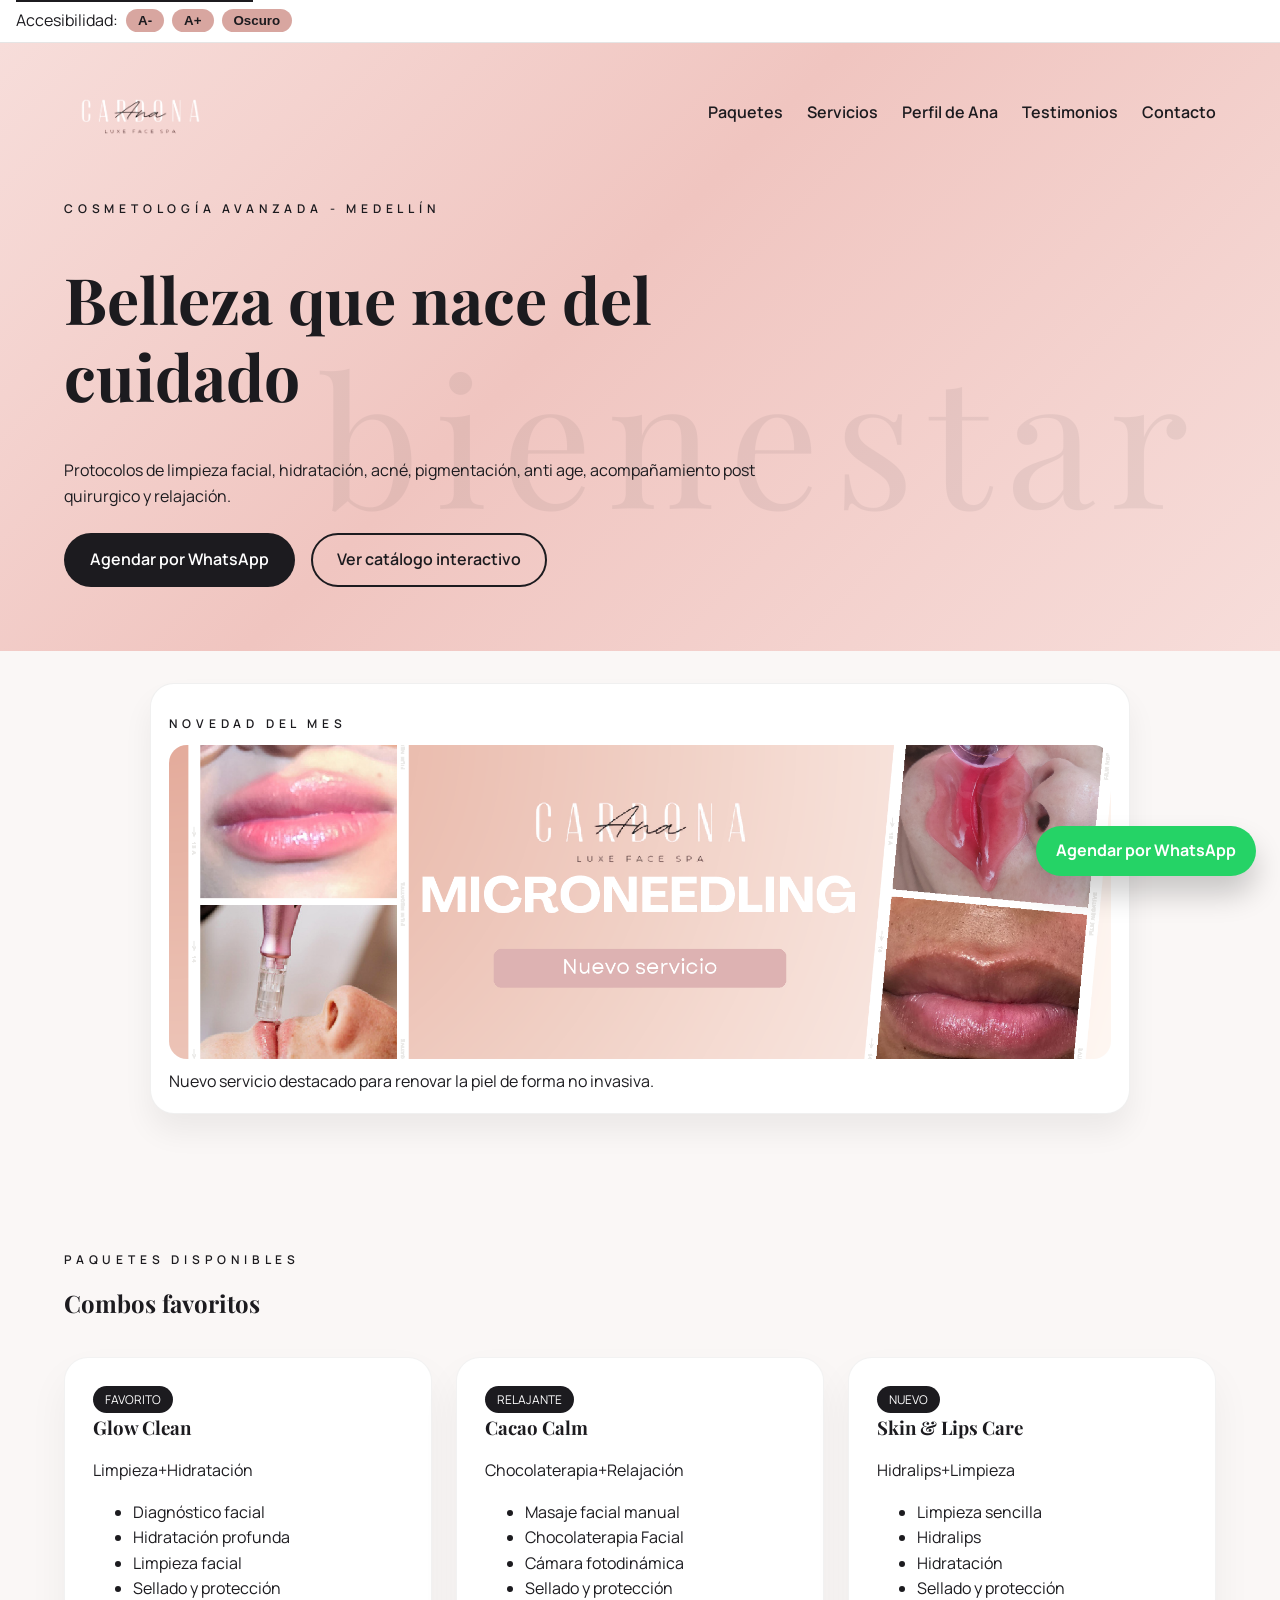
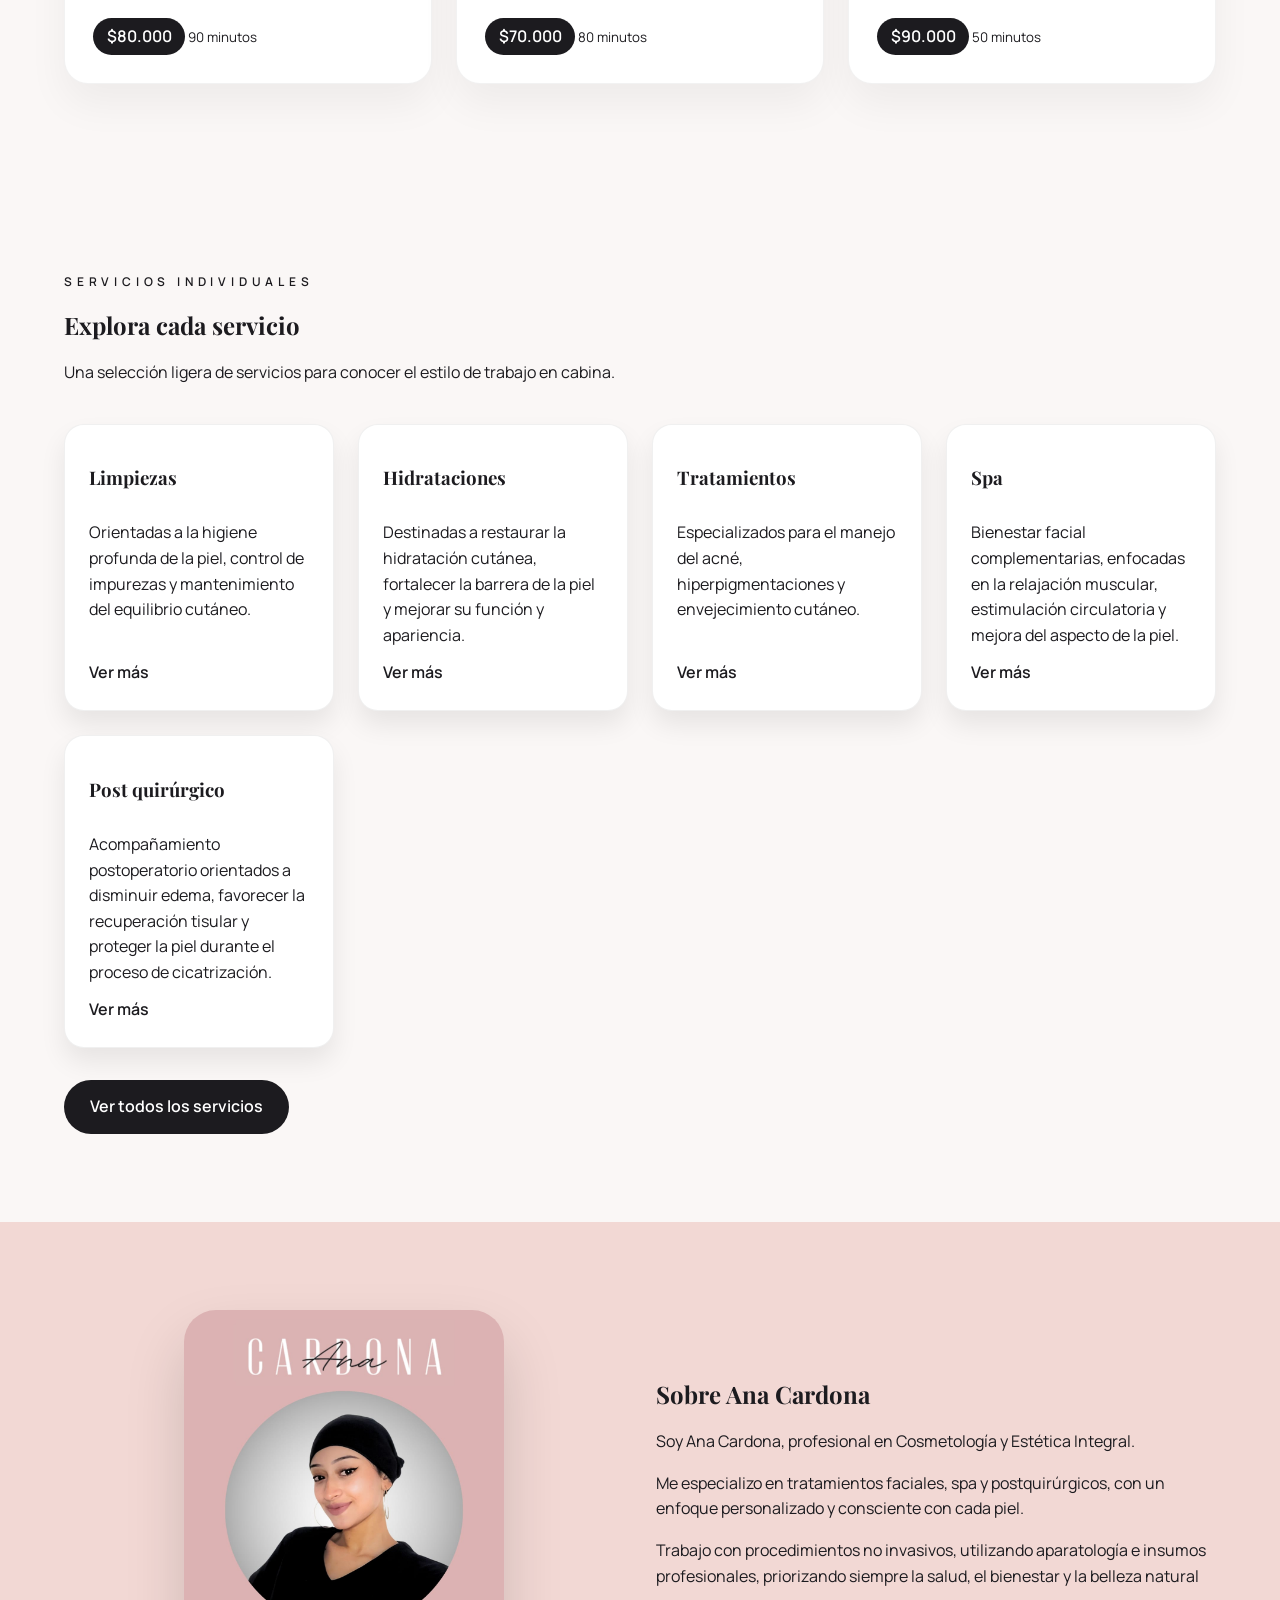
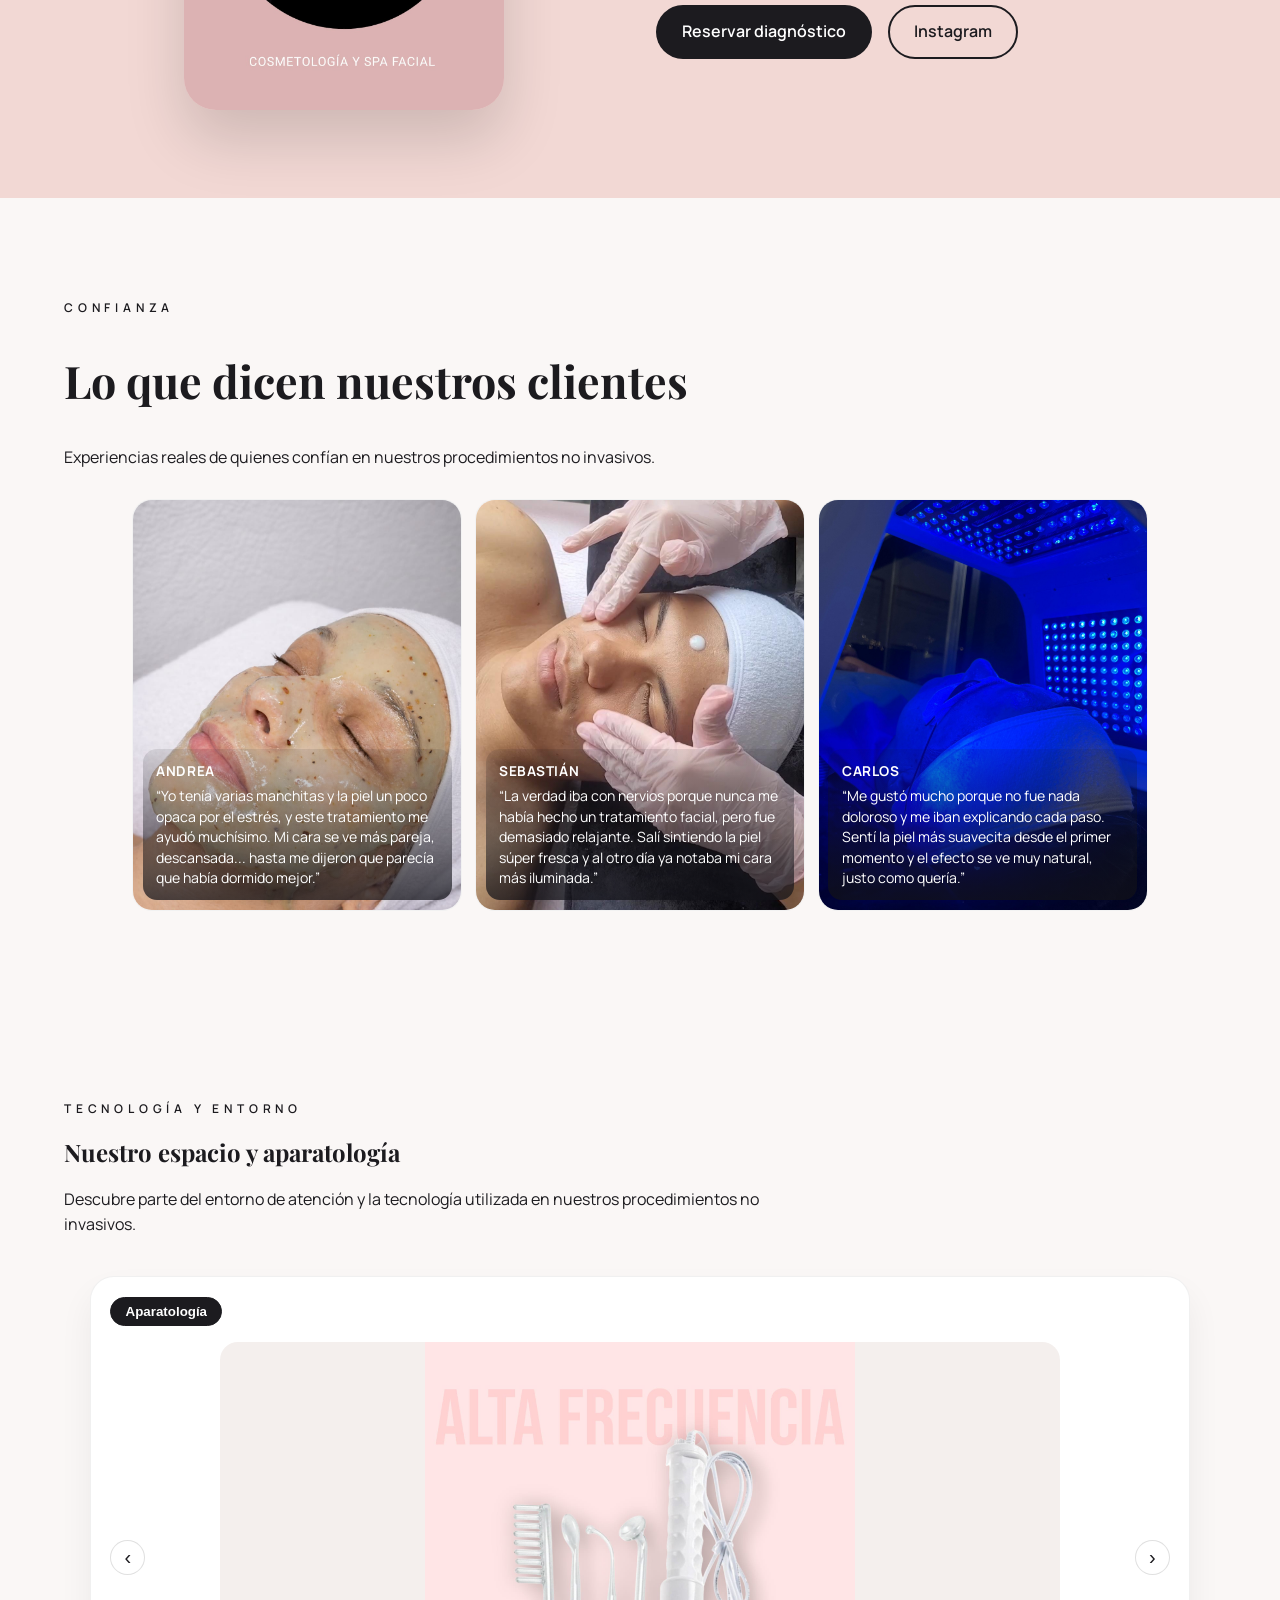
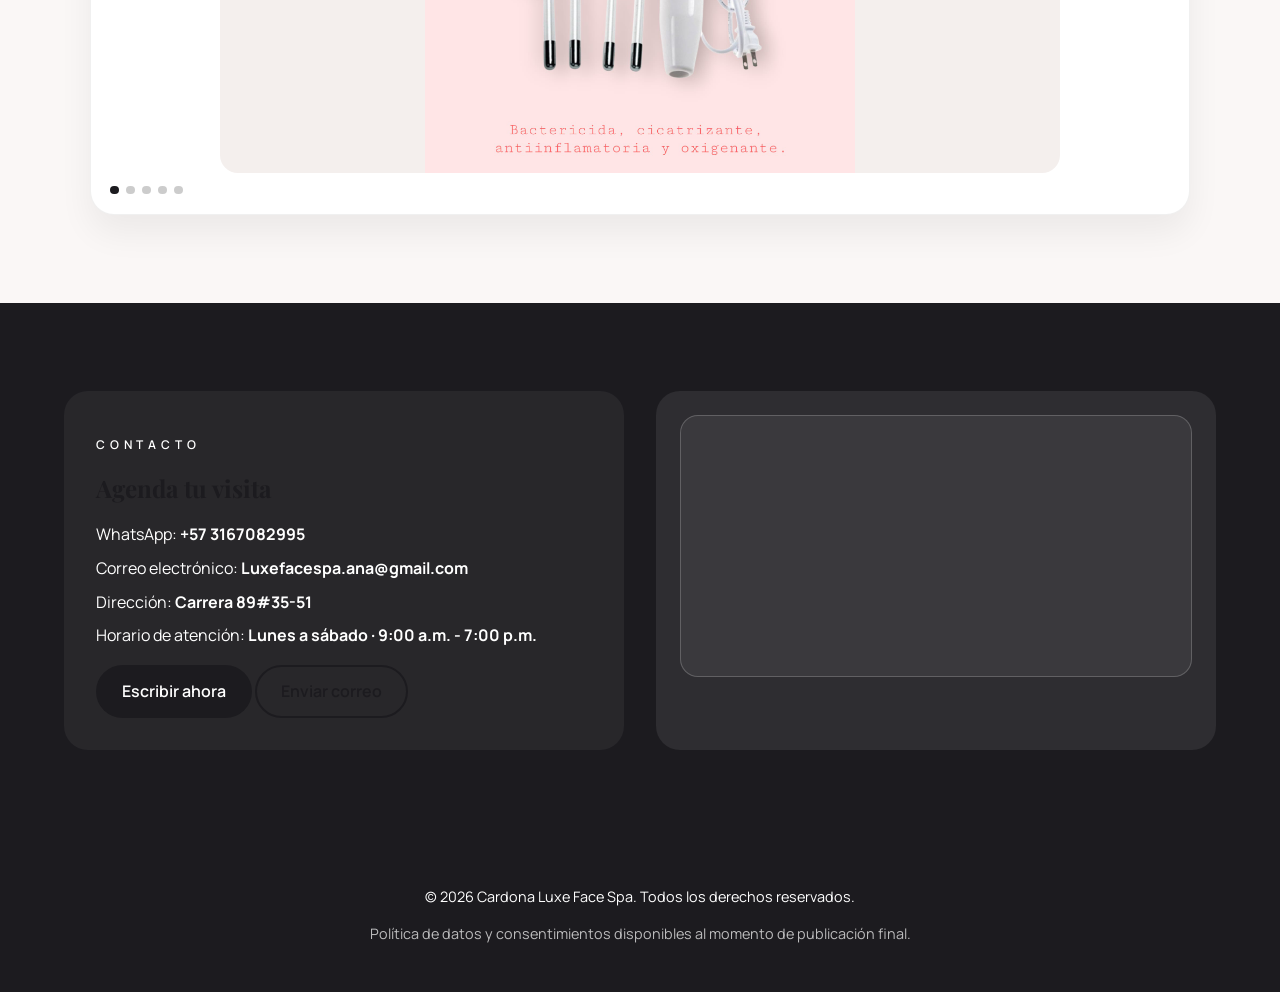
<file: index.html>
<!DOCTYPE html>
<html lang="es">
  <head>
    <!-- Google Tag Manager -->
    <script>(function(w,d,s,l,i){w[l]=w[l]||[];w[l].push({'gtm.start':
new Date().getTime(),event:'gtm.js'});var f=d.getElementsByTagName(s)[0],
j=d.createElement(s),dl=l!='dataLayer'?'&l='+l:'';j.async=true;j.src=
'https://www.googletagmanager.com/gtm.js?id='+i+dl;f.parentNode.insertBefore(j,f);
})(window,document,'script','dataLayer','GTM-N7Q4K2CN');</script>
    <!-- End Google Tag Manager -->
    <!-- Google tag (gtag.js) -->
    <script async src="https://www.googletagmanager.com/gtag/js?id=G-M25KRT3JEM"></script>
    <script>
      window.dataLayer = window.dataLayer || [];
      function gtag(){dataLayer.push(arguments);}
      gtag('js', new Date());

      gtag('config', 'G-M25KRT3JEM');
    </script>
    <meta charset="UTF-8" />
    <meta name="viewport" content="width=device-width, initial-scale=1.0" />
    <meta
      name="description"
      content="Protocolos de limpieza facial, hidratación, acné, pigmentación, anti age, acompañamiento post quirurgico y relajación"
    />
    <title>Cardona | Luxe Face Spa</title>
    <link rel="preconnect" href="https://fonts.googleapis.com" />
    <link rel="preconnect" href="https://fonts.gstatic.com" crossorigin />
    <link
      href="https://fonts.googleapis.com/css2?family=Playfair+Display:wght@400;600&family=Manrope:wght@400;500;600&display=swap"
      rel="stylesheet"
    />
    <link rel="stylesheet" href="styles.css" />
  </head>
  <body>
    <!-- Google Tag Manager (noscript) -->
    <noscript><iframe src="https://www.googletagmanager.com/ns.html?id=GTM-N7Q4K2CN"
    height="0" width="0" style="display:none;visibility:hidden"></iframe></noscript>
    <!-- End Google Tag Manager (noscript) -->
    <a class="skip-link" href="#main">Saltar al contenido principal</a>

    <div class="accessibility-panel" aria-label="Controles de accesibilidad">
      <span>Accesibilidad:</span>
      <button type="button" data-action="font-decrease" aria-label="Reducir tamaño de letra">
        A-
      </button>
      <button type="button" data-action="font-increase" aria-label="Aumentar tamaño de letra">
        A+
      </button>
      <button type="button" data-action="theme-toggle" aria-label="Activar modo oscuro" aria-pressed="false">
        Oscuro
      </button>
    </div>

    <header class="hero" id="inicio">
      <span class="hero-watermark" aria-hidden="true">bienestar</span>
      <nav class="main-nav" aria-label="Navegación principal">
        <a class="brand" href="index.html" aria-label="Ir al inicio">
          <img
            src="images/logo-ana-luxe-face-spa.png"
            alt="Logo de Ana Cardona · Luxe Face Spa"
            width="200"
            height="52"
            decoding="async"
          />
        </a>
        <button
          class="nav-toggle"
          type="button"
          aria-expanded="false"
          aria-controls="nav-menu"
          aria-label="Abrir menú"
        >
          <span></span><span></span><span></span>
        </button>
        <ul id="nav-menu">
          <li><a href="#paquetes">Paquetes</a></li>
          <li><a href="servicios.html">Servicios</a></li>
          <li><a href="#perfil">Perfil de Ana</a></li>
          <li><a href="#testimonios">Testimonios</a></li>
          <li><a href="#contacto">Contacto</a></li>
        </ul>
      </nav>

      <div class="hero-content">
        <p class="eyebrow">Cosmetología Avanzada - Medellín</p>
        <h1>Belleza que nace del cuidado</h1>
        <p>
          Protocolos de limpieza facial, hidratación, acné, pigmentación, anti age, acompañamiento
          post quirurgico y relajación.
        </p>
        <div class="hero-cta">
          <a
            class="btn primary"
            href="https://wa.me/message/45OG5EF3PCVAC1"
            target="_blank"
            rel="noopener"
          >
            Agendar por WhatsApp
          </a>
          <a class="btn ghost" href="servicios.html">Ver catálogo interactivo</a>
        </div>
      </div>
    </header>

    <main id="main">
      <section class="section feature-banner" id="catalogo-demo">
        <div class="feature-banner-card">
          <p class="eyebrow">Novedad del mes</p>
          <img
            src="images/microneedling-nuevo-servicio.webp"
            alt="Promoción de microneedling como nuevo servicio"
            loading="lazy"
            decoding="async"
          />
          <div class="feature-banner-footer">
            <p>Nuevo servicio destacado para renovar la piel de forma no invasiva.</p>
          </div>
        </div>
      </section>

      <section class="section" id="paquetes">
        <div class="section-heading">
          <p class="eyebrow">Paquetes disponibles</p>
          <h2>Combos favoritos</h2>
        </div>
        <div class="cards-grid" id="packages-grid"></div>
      </section>

      <section class="section" id="servicios">
        <div class="section-heading">
          <p class="eyebrow">Servicios individuales</p>
          <h2>Explora cada servicio</h2>
          <p>Una selección ligera de servicios para conocer el estilo de trabajo en cabina.</p>
        </div>
        <div class="services-preview">
          <article class="service-preview-card">
            <h3>Limpiezas</h3>
            <p>
              Orientadas a la higiene profunda de la piel, control de impurezas y mantenimiento del
              equilibrio cutáneo.
            </p>
            <a class="card-cta" href="servicios.html#limpiezas">Ver más</a>
          </article>
          <article class="service-preview-card">
            <h3>Hidrataciones</h3>
            <p>
              Destinadas a restaurar la hidratación cutánea, fortalecer la barrera de la piel y
              mejorar su función y apariencia.
            </p>
            <a class="card-cta" href="servicios.html#hidrataciones">Ver más</a>
          </article>
          <article class="service-preview-card">
            <h3>Tratamientos</h3>
            <p>
              Especializados para el manejo del acné, hiperpigmentaciones y envejecimiento cutáneo.
            </p>
            <a class="card-cta" href="servicios.html#tratamientos">Ver más</a>
          </article>
          <article class="service-preview-card">
            <h3>Spa</h3>
            <p>
              Bienestar facial complementarias, enfocadas en la relajación muscular, estimulación
              circulatoria y mejora del aspecto de la piel.
            </p>
            <a class="card-cta" href="servicios.html#spa">Ver más</a>
          </article>
          <article class="service-preview-card">
            <h3>Post quirúrgico</h3>
            <p>
              Acompañamiento postoperatorio orientados a disminuir edema, favorecer la recuperación
              tisular y proteger la piel durante el proceso de cicatrización.
            </p>
            <a class="card-cta" href="servicios.html#post-quirurgico">Ver más</a>
          </article>
        </div>
        <div class="services-actions">
          <a class="btn primary" href="servicios.html">Ver todos los servicios</a>
        </div>
      </section>

      <section class="section profile" id="perfil">
        <div class="profile-media">
          <img
            class="profile-photo"
            src="images/imagen-ana.jpg"
            alt="Retrato de Ana Cardona"
            width="320"
            height="400"
            loading="lazy"
            decoding="async"
          />
        </div>
        <div class="profile-copy">
          <h2>Sobre Ana Cardona</h2>
          <p>Soy Ana Cardona, profesional en Cosmetología y Estética Integral.</p>
          <p>
            Me especializo en tratamientos faciales, spa y postquirúrgicos, con un enfoque
            personalizado y consciente con cada piel.
          </p>
          <p>
            Trabajo con procedimientos no invasivos, utilizando aparatología e insumos
            profesionales, priorizando siempre la salud, el bienestar y la belleza natural
          </p>
          <div class="profile-links">
            <a
              class="btn primary"
              href="https://wa.me/message/45OG5EF3PCVAC1"
              target="_blank"
              rel="noopener"
            >
              Reservar diagnóstico
            </a>
            <a
              class="btn ghost"
              href="https://www.instagram.com/luxefacespa_anacardona?utm_source=ig_web_button_share_sheet&igsh=ZDNlZDc0MzIxNw=="
              target="_blank"
              rel="noopener noreferrer"
            >
              Instagram
            </a>
          </div>
        </div>
      </section>

      <section class="section testimonials" id="testimonios">
        <div class="section-heading">
          <p class="eyebrow">Confianza</p>
          <h2>Lo que dicen nuestros clientes</h2>
          <p>Experiencias reales de quienes confían en nuestros procedimientos no invasivos.</p>
        </div>
        <div class="testimonials-track" id="testimonials-track"></div>
      </section>

      <section class="section showcase" id="galeria">
        <div class="section-heading">
          <p class="eyebrow">Tecnología y entorno</p>
          <h2>Nuestro espacio y aparatología</h2>
          <p>
            Descubre parte del entorno de atención y la tecnología utilizada en nuestros
            procedimientos no invasivos.
          </p>
        </div>
        <div class="showcase-module" id="showcase-module">
          <div class="showcase-tabs" aria-label="Categorías de imágenes">
            <button class="showcase-tab active" type="button" data-collection="aparatologia">
              Aparatología
            </button>
            <button class="showcase-tab" type="button" data-collection="consultorio">
              Consultorio
            </button>
          </div>
          <div class="showcase-carousel">
            <button
              class="showcase-arrow"
              type="button"
              data-action="prev"
              aria-label="Ver imagen anterior"
            >
              ‹
            </button>
            <figure class="showcase-frame" id="showcase-frame">
              <img id="showcase-image" src="" alt="" loading="lazy" decoding="async" />
              <figcaption>
                <span class="showcase-caption" id="showcase-caption"></span>
              </figcaption>
            </figure>
            <button
              class="showcase-arrow"
              type="button"
              data-action="next"
              aria-label="Ver imagen siguiente"
            >
              ›
            </button>
          </div>
          <div class="showcase-meta">
            <div class="showcase-dots" id="showcase-dots" aria-label="Indicadores de imagen"></div>
            <p class="showcase-empty" id="showcase-empty" hidden>
              Próximamente imágenes del espacio.
            </p>
          </div>
        </div>
      </section>

      <section class="section contact" id="contacto">
        <div class="contact-card">
          <p class="eyebrow">Contacto</p>
          <h2>Agenda tu visita</h2>
          <ul>
            <li>
              WhatsApp:
              <strong><a href="https://wa.me/573167082995">+57 3167082995</a></strong>
            </li>
            <li>Correo electrónico: <strong>Luxefacespa.ana@gmail.com</strong></li>
            <li>Dirección: <strong>Carrera 89#35-51</strong></li>
            <li>Horario de atención: <strong>Lunes a sábado · 9:00 a.m. - 7:00 p.m.</strong></li>
          </ul>
          <div class="contact-links">
            <a
              class="btn primary"
              href="https://wa.me/message/45OG5EF3PCVAC1"
              target="_blank"
              rel="noopener"
            >
              Escribir ahora
            </a>
            <a class="btn ghost" href="mailto:hola@cardonaluxespa.com">Enviar correo</a>
          </div>
        </div>
        <div class="map-placeholder">
          <div class="map-frame">
            <iframe
              src="https://www.google.com/maps/embed?pb=!1m18!1m12!1m3!1d3966.1377508428427!2d-75.6159112243208!3d6.24557142632924!2m3!1f0!2f0!3f0!3m2!1i1024!2i768!4f13.1!3m3!1m2!1s0x8e442984756e6b41%3A0xde8a1402142c2e21!2zQ3JhLiA4OSAjMzU6NTEsIENyaXN0w7NiYWwsIE1lZGVsbMOtbiwgTGEgQW3DqXJpY2EsIE1lZGVsbMOtbiwgQW50aW9xdWlh!5e0!3m2!1sen!2sco!4v1773370975354!5m2!1sen!2sco"
              width="600"
              height="450"
              style="border: 0"
              allowfullscreen=""
              loading="lazy"
              referrerpolicy="no-referrer-when-downgrade"
              title="Ubicación de Luxe Face Spa en Google Maps"
            ></iframe>
          </div>
        </div>
      </section>
    </main>

    <footer class="site-footer">
      <p>© <span id="year"></span> Cardona Luxe Face Spa. Todos los derechos reservados.</p>
      <p class="legal">
        Política de datos y consentimientos disponibles al momento de publicación final.
      </p>
    </footer>

    <a
      class="whatsapp-fab"
      href="https://wa.me/message/45OG5EF3PCVAC1"
      target="_blank"
      rel="noopener"
      aria-label="Agendar cita por WhatsApp"
    >
      Agendar por WhatsApp
    </a>

    <script type="module" src="main.js"></script>
  </body>
</html>
</file>
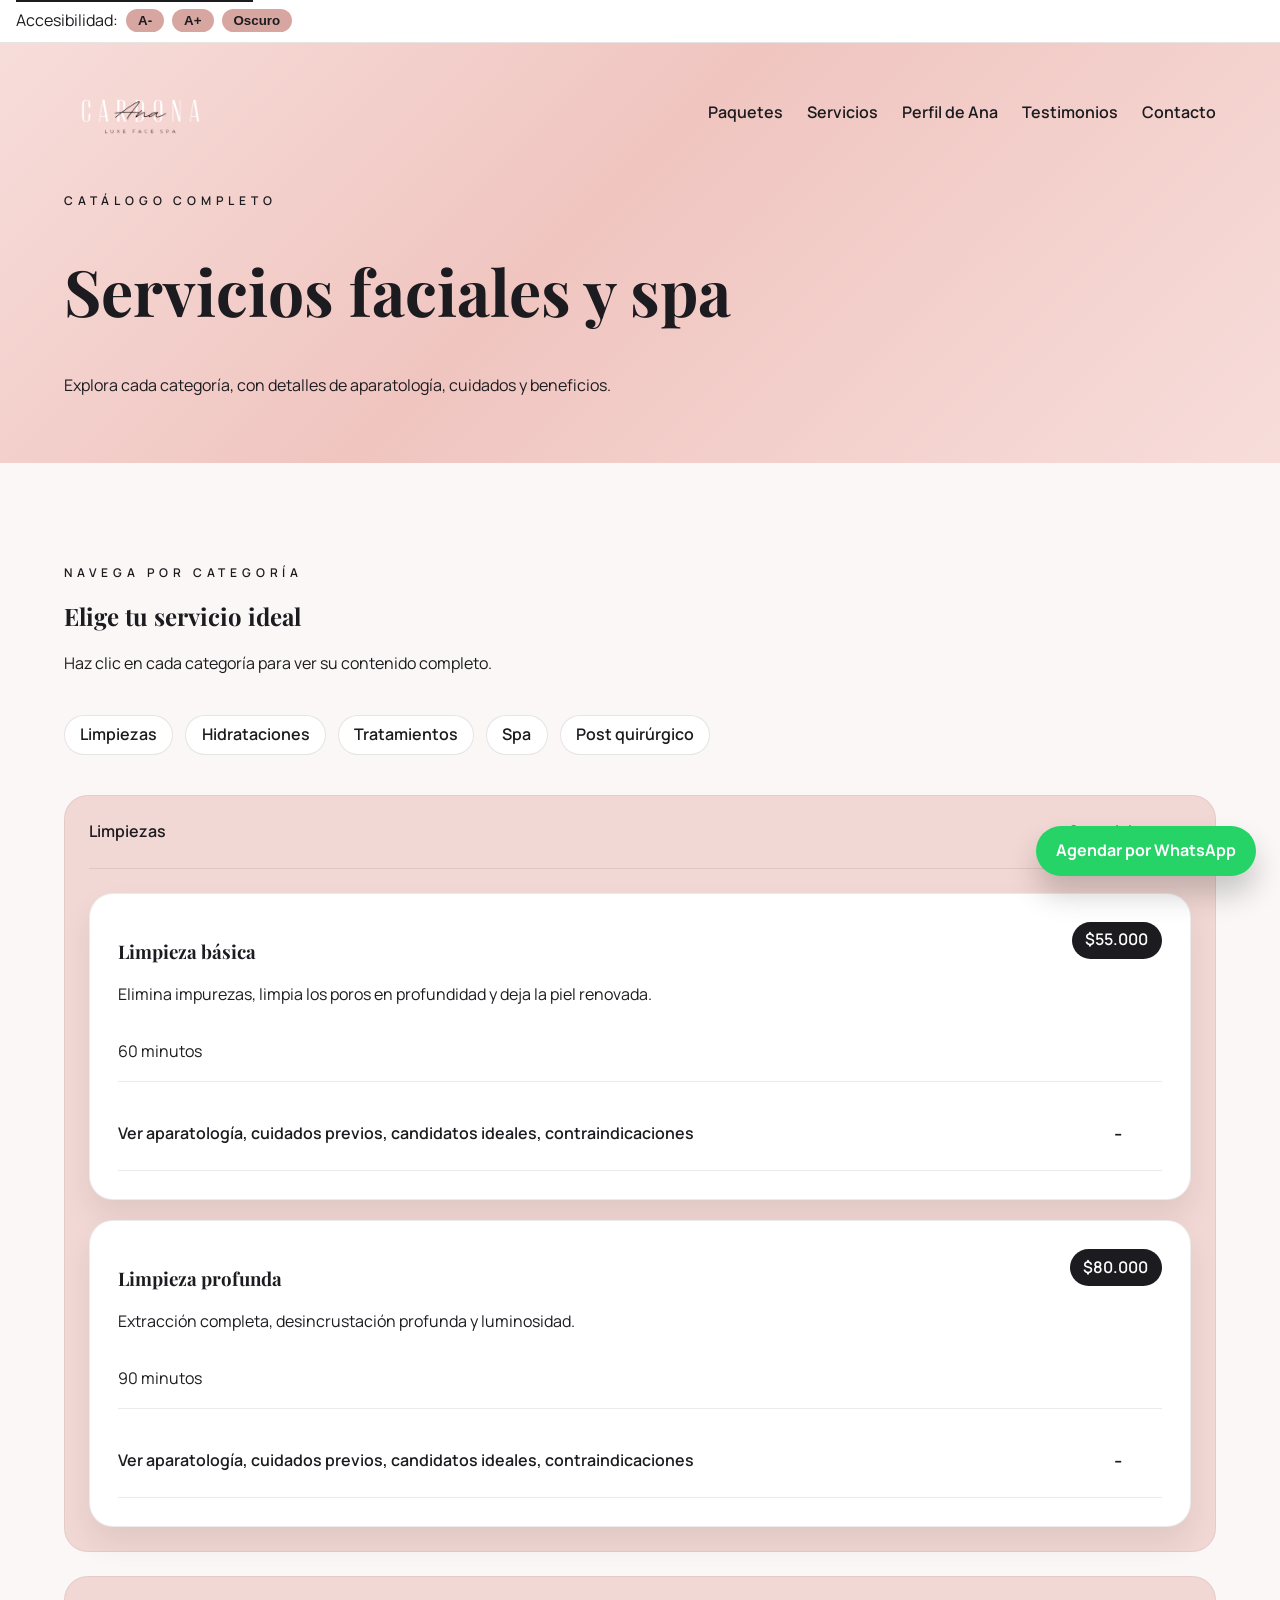
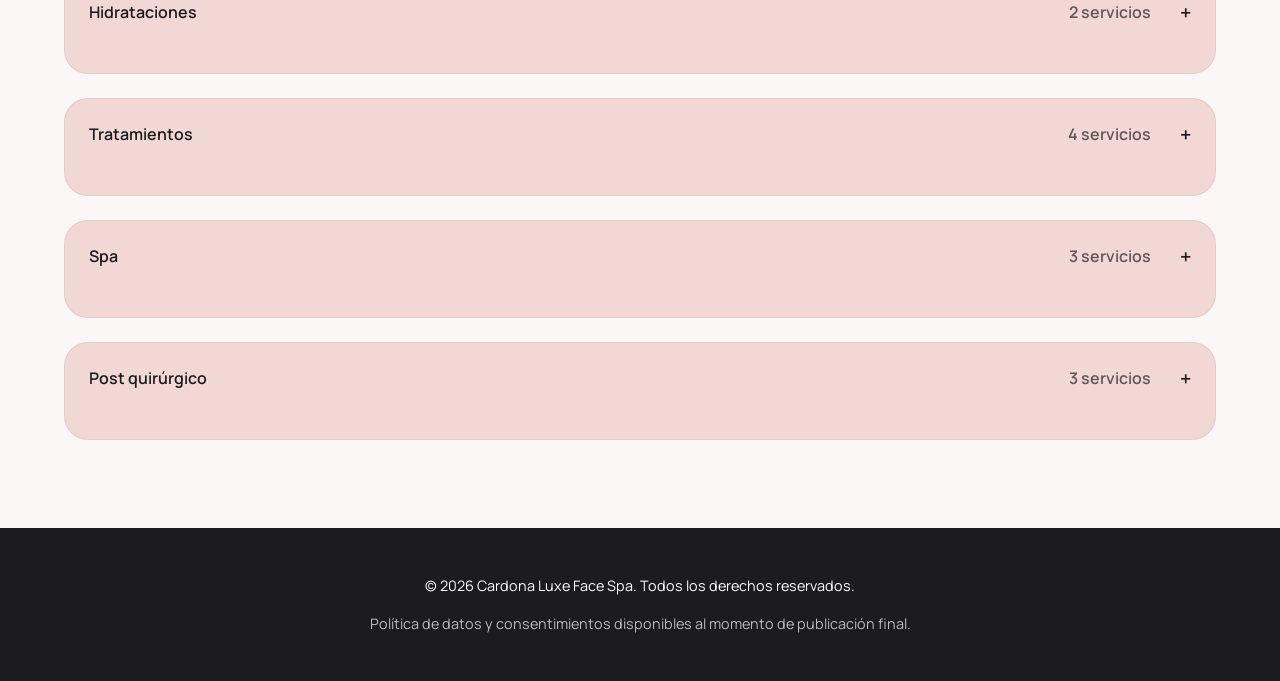
<file: servicios.html>
<!DOCTYPE html>
<html lang="es">
  <head>
    <!-- Google Tag Manager -->
    <script>(function(w,d,s,l,i){w[l]=w[l]||[];w[l].push({'gtm.start':
new Date().getTime(),event:'gtm.js'});var f=d.getElementsByTagName(s)[0],
j=d.createElement(s),dl=l!='dataLayer'?'&l='+l:'';j.async=true;j.src=
'https://www.googletagmanager.com/gtm.js?id='+i+dl;f.parentNode.insertBefore(j,f);
})(window,document,'script','dataLayer','GTM-N7Q4K2CN');</script>
    <!-- End Google Tag Manager -->
    <!-- Google tag (gtag.js) -->
    <script async src="https://www.googletagmanager.com/gtag/js?id=G-M25KRT3JEM"></script>
    <script>
      window.dataLayer = window.dataLayer || [];
      function gtag(){dataLayer.push(arguments);}
      gtag('js', new Date());

      gtag('config', 'G-M25KRT3JEM');
    </script>
    <meta charset="UTF-8" />
    <meta name="viewport" content="width=device-width, initial-scale=1.0" />
    <meta
      name="description"
      content="Catálogo completo de servicios de Ana Cardona · Luxe Face Spa."
    />
    <title>Servicios | Cardona · Luxe Face Spa</title>
    <link rel="preconnect" href="https://fonts.googleapis.com" />
    <link rel="preconnect" href="https://fonts.gstatic.com" crossorigin />
    <link
      href="https://fonts.googleapis.com/css2?family=Playfair+Display:wght@400;600&family=Manrope:wght@400;500;600&display=swap"
      rel="stylesheet"
    />
    <link rel="stylesheet" href="styles.css" />
  </head>
  <body>
    <!-- Google Tag Manager (noscript) -->
    <noscript><iframe src="https://www.googletagmanager.com/ns.html?id=GTM-N7Q4K2CN"
    height="0" width="0" style="display:none;visibility:hidden"></iframe></noscript>
    <!-- End Google Tag Manager (noscript) -->
    <a class="skip-link" href="#main">Saltar al contenido principal</a>

    <div class="accessibility-panel" aria-label="Controles de accesibilidad">
      <span>Accesibilidad:</span>
      <button type="button" data-action="font-decrease" aria-label="Reducir tamaño de letra">
        A-
      </button>
      <button type="button" data-action="font-increase" aria-label="Aumentar tamaño de letra">
        A+
      </button>
      <button type="button" data-action="theme-toggle" aria-label="Activar modo oscuro" aria-pressed="false">
        Oscuro
      </button>
    </div>

    <header class="hero hero--compact">
      <nav class="main-nav" aria-label="Navegación principal">
        <a class="brand" href="index.html" aria-label="Ir al inicio">
          <img
            src="images/logo-ana-luxe-face-spa.png"
            alt="Logo de Ana Cardona · Luxe Face Spa"
            width="200"
            height="52"
            decoding="async"
          />
        </a>
        <button
          class="nav-toggle"
          type="button"
          aria-expanded="false"
          aria-controls="nav-menu"
          aria-label="Abrir menú"
        >
          <span></span><span></span><span></span>
        </button>
        <ul id="nav-menu">
          <li><a href="index.html#paquetes">Paquetes</a></li>
          <li><a href="servicios.html" aria-current="page">Servicios</a></li>
          <li><a href="index.html#perfil">Perfil de Ana</a></li>
          <li><a href="index.html#testimonios">Testimonios</a></li>
          <li><a href="index.html#contacto">Contacto</a></li>
        </ul>
      </nav>

      <div class="hero-content">
        <p class="eyebrow">Catálogo completo</p>
        <h1>Servicios faciales y spa</h1>
        <p>Explora cada categoría, con detalles de aparatología, cuidados y beneficios.</p>
      </div>
    </header>

    <main id="main">
      <section class="section services-catalog" id="servicios">
        <div class="section-heading">
          <p class="eyebrow">Navega por categoría</p>
          <h2>Elige tu servicio ideal</h2>
          <p>Haz clic en cada categoría para ver su contenido completo.</p>
        </div>
        <div class="services-chips" aria-label="Categorías de servicios">
          <a class="chip" href="#limpiezas">Limpiezas</a>
          <a class="chip" href="#hidrataciones">Hidrataciones</a>
          <a class="chip" href="#tratamientos">Tratamientos</a>
          <a class="chip" href="#spa">Spa</a>
          <a class="chip" href="#post-quirurgico">Post quirúrgico</a>
        </div>
        <div class="services-accordion" id="services-accordion"></div>
      </section>
    </main>

    <footer class="site-footer">
      <p>© <span id="year"></span> Cardona Luxe Face Spa. Todos los derechos reservados.</p>
      <p class="legal">
        Política de datos y consentimientos disponibles al momento de publicación final.
      </p>
    </footer>

    <a
      class="whatsapp-fab"
      href="https://wa.me/message/45OG5EF3PCVAC1"
      target="_blank"
      rel="noopener"
      aria-label="Agendar cita por WhatsApp"
    >
      Agendar por WhatsApp
    </a>

    <script type="module" src="main.js"></script>
  </body>
</html>
</file>
<file: styles.css>
:root {
  --brand-pink: #d8a6a0;
  --brand-pink-soft: #f2d8d4;
  --brand-black: #1c1b1f;
  --brand-white: #ffffff;
  --accent-gold: #f4c789;
  --surface: #faf7f6;
  --font-scale: 1;
  --logo-zoom: 0.9;
}

*,
*::before,
*::after {
  box-sizing: border-box;
}

html {
  font-size: calc(16px * var(--font-scale));
  scroll-behavior: smooth;
}

body {
  margin: 0;
  font-family: "Manrope", system-ui, -apple-system, BlinkMacSystemFont, "Segoe UI", sans-serif;
  background-color: var(--surface);
  color: var(--brand-black);
  line-height: 1.6;
  overflow-x: hidden;
}

body.dark-mode {
  background-color: #14141a;
  color: #f3eef2;
}

body.dark-mode h1,
body.dark-mode h2,
body.dark-mode h3,
body.dark-mode h4 {
  color: #f8f4f6;
}

body.dark-mode .accessibility-panel {
  background: #1b1b23;
  border-bottom-color: rgba(255, 255, 255, 0.12);
}

body.dark-mode .accessibility-panel button {
  background: #2a2935;
  color: #f3eef2;
}

body.dark-mode .hero {
  background: linear-gradient(135deg, #352c33 0%, #2b252f 45%, #372d34 100%);
}

body.dark-mode .hero-watermark {
  color: #f8f4f6;
  opacity: 0.05;
}

body.dark-mode .feature-banner-card,
body.dark-mode .intro-card,
body.dark-mode .package-card,
body.dark-mode .service-card,
body.dark-mode .service-preview-card,
body.dark-mode .testimonial-card,
body.dark-mode .showcase-module {
  background: #20202a;
  border-color: rgba(255, 255, 255, 0.12);
  box-shadow: 0 18px 30px rgba(0, 0, 0, 0.35);
}

body.dark-mode .service-category {
  background: #2a2431;
  border-color: rgba(255, 255, 255, 0.16);
}

body.dark-mode .service-price-single,
body.dark-mode .service-price-sub,
body.dark-mode .service-price-left,
body.dark-mode .service-category-count,
body.dark-mode .section-heading p,
body.dark-mode .feature-banner-footer p,
body.dark-mode .showcase-empty {
  color: rgba(243, 238, 242, 0.82);
}

body.dark-mode .service-price-row {
  border-bottom-color: rgba(255, 255, 255, 0.12);
}

body.dark-mode .btn.ghost {
  border-color: #f3eef2;
  color: #f3eef2;
}

body.dark-mode .tag,
body.dark-mode .price-chip,
body.dark-mode .showcase-tab.active {
  background: #f3eef2;
  color: #1b1b23;
}

body.dark-mode .showcase-tab {
  background: #2a2935;
  border-color: rgba(255, 255, 255, 0.18);
  color: #f3eef2;
}

body.dark-mode .showcase-frame {
  background: #17171f;
}

body.dark-mode .showcase-arrow {
  background: #2a2935;
  color: #f3eef2;
  border-color: rgba(255, 255, 255, 0.16);
}

body.dark-mode .showcase-dots button {
  background: rgba(255, 255, 255, 0.35);
}

body.dark-mode .showcase-dots button.active {
  background: #f3eef2;
}

body.dark-mode .profile {
  background: linear-gradient(140deg, #2a2431 0%, #241f2b 100%);
}

body.dark-mode .profile .btn.primary {
  background: #f3eef2;
  color: #1b1b23;
}

body.dark-mode .profile .btn.ghost {
  border-color: rgba(243, 238, 242, 0.85);
  color: #f3eef2;
}

body.dark-mode .services-chips .chip {
  background: #2b2934;
  border-color: rgba(255, 255, 255, 0.16);
  color: #f3eef2;
}

body.dark-mode .service-category summary {
  color: #f3eef2;
}

body.dark-mode .service-category[open] summary {
  border-bottom-color: rgba(255, 255, 255, 0.14);
}

body.dark-mode .service-category .service-card {
  background: #1d1a24;
  border-color: rgba(255, 255, 255, 0.12);
  box-shadow: 0 12px 24px rgba(0, 0, 0, 0.34);
}

body.dark-mode .service-card details {
  border-top-color: rgba(255, 255, 255, 0.14);
}

body.dark-mode .detail-grid > div {
  background: rgba(255, 255, 255, 0.03);
  border: 1px solid rgba(255, 255, 255, 0.12);
  border-radius: 14px;
  padding: 0.75rem 0.8rem;
}

body.dark-mode .detail-grid h4 {
  color: #f7f3f5;
}

body.dark-mode .contact {
  background: #0f1015;
  color: #f3eef2;
}

body.dark-mode .contact-card,
body.dark-mode .map-placeholder {
  background: rgba(255, 255, 255, 0.04);
}

body.dark-mode .map-frame {
  border-color: rgba(255, 255, 255, 0.2);
  background: rgba(255, 255, 255, 0.03);
}

body.dark-mode .site-footer {
  background: #0f1015;
  color: #f3eef2;
}

body.dark-mode .main-nav a {
  color: #f3eef2;
}

body.dark-mode .nav-toggle span {
  background: #f3eef2;
}

@media (max-width: 880px) {
  body.dark-mode .main-nav ul {
    background: #20202a;
    border: 1px solid rgba(255, 255, 255, 0.14);
  }
}

body.dark-mode .main-nav a:focus-visible,
body.dark-mode .btn:focus-visible,
body.dark-mode .nav-toggle:focus-visible,
body.dark-mode .whatsapp-fab:focus-visible,
body.dark-mode .chip:focus-visible,
body.dark-mode .card-cta:focus-visible,
body.dark-mode .service-category summary:focus-visible,
body.dark-mode .showcase-tab:focus-visible,
body.dark-mode .showcase-arrow:focus-visible,
body.dark-mode .showcase-dots button:focus-visible {
  outline-color: #f3eef2;
}

img {
  max-width: 100%;
  display: block;
  height: auto;
}

a {
  color: inherit;
  text-decoration: none;
}

.skip-link {
  position: absolute;
  top: -40px;
  left: 16px;
  padding: 8px 16px;
  background: var(--brand-black);
  color: var(--brand-white);
  z-index: 20;
}

.skip-link:focus {
  top: 16px;
}

.skip-link:focus-visible {
  outline: 3px solid var(--brand-pink);
  outline-offset: 4px;
}

.accessibility-panel {
  position: sticky;
  top: 0;
  display: flex;
  gap: 0.5rem;
  align-items: center;
  padding: 0.5rem 1rem;
  background: var(--brand-white);
  border-bottom: 1px solid rgba(0, 0, 0, 0.1);
  z-index: 10;
}

.accessibility-panel button {
  border: none;
  background: var(--brand-pink);
  color: var(--brand-black);
  padding: 0.25rem 0.75rem;
  border-radius: 999px;
  font-weight: 600;
  cursor: pointer;
  transition: opacity 0.2s ease;
}

.accessibility-panel button:focus-visible {
  outline: 3px solid var(--brand-black);
  outline-offset: 3px;
}

.accessibility-panel button:hover {
  opacity: 0.85;
}

.accessibility-panel button.is-active {
  background: var(--brand-black);
  color: var(--brand-white);
}

.hero {
  position: relative;
  background: linear-gradient(135deg, #f7ddda 0%, #f0c5c0 45%, #f7ddda 100%);
  padding: 2rem clamp(1rem, 5vw, 5rem) 4rem;
  overflow: hidden;
}

.main-nav {
  display: flex;
  justify-content: space-between;
  align-items: center;
  gap: 1rem;
}

.main-nav .brand {
  display: flex;
  align-items: center;
  margin-right: auto;
  flex: 0 0 auto;
  height: clamp(72px, 6vw, 88px);
  max-width: 320px;
  overflow: hidden;
  padding: 6px 0 6px 0.5rem;
}

.main-nav .brand img {
  height: 100%;
  width: auto;
  display: block;
  transform-origin: left center;
  transform: scale(var(--logo-zoom));
}

.brand {
  color: inherit;
}

.main-nav ul {
  list-style: none;
  display: flex;
  gap: clamp(0.75rem, 2vw, 1.5rem);;
  padding: 0;
  margin: 0;
}

.main-nav a {
  font-weight: 600;
}

.main-nav a:focus-visible,
.btn:focus-visible,
.nav-toggle:focus-visible,
.whatsapp-fab:focus-visible,
.chip:focus-visible,
.card-cta:focus-visible,
.service-category summary:focus-visible,
.showcase-tab:focus-visible,
.showcase-arrow:focus-visible,
.showcase-dots button:focus-visible {
  outline: 3px solid var(--brand-black);
  outline-offset: 4px;
}

.nav-toggle {
  display: none;
  flex-direction: column;
  gap: 4px;
  border: none;
  background: transparent;
}

.nav-toggle span {
  width: 24px;
  height: 2px;
  background: var(--brand-black);
  display: block;
}

.hero-content {
  max-width: 720px;
  margin-top: 3rem;
}

.hero-watermark {
  position: absolute;
  right: clamp(1.5rem, 6vw, 6rem);
  bottom: clamp(1.5rem, 6vw, 4.5rem);
  font-family: "Playfair Display", serif;
  font-size: clamp(4rem, 14vw, 12rem);
  color: var(--brand-black);
  opacity: 0.06;
  letter-spacing: 0.08em;
  pointer-events: none;
  z-index: 0;
  user-select: none;
  white-space: nowrap;
}

.hero-content,
.main-nav {
  position: relative;
  z-index: 1;
}

.hero--compact {
  padding-bottom: 3rem;
}

.hero--compact .hero-content {
  margin-top: 2.5rem;
}

.eyebrow {
  letter-spacing: 0.3rem;
  text-transform: uppercase;
  font-size: 0.75rem;
  font-weight: 600;
}

h1,
h2,
h3,
h4 {
  font-family: "Playfair Display", serif;
  color: var(--brand-black);
  line-height: 1.2;
}

.hero h1 {
  font-size: clamp(2.5rem, 6vw, 4rem);
}

.hero-cta {
  display: flex;
  gap: 1rem;
  flex-wrap: wrap;
  margin-top: 1.5rem;
}

.btn {
  display: inline-flex;
  align-items: center;
  justify-content: center;
  gap: 0.35rem;
  padding: 0.75rem 1.5rem;
  border-radius: 999px;
  font-weight: 600;
  border: 2px solid transparent;
  transition: transform 0.2s ease, box-shadow 0.2s ease;
}

.btn.primary {
  background: var(--brand-black);
  color: var(--brand-white);
}

.btn.ghost {
  border-color: var(--brand-black);
  color: var(--brand-black);
  background: transparent;
}

.btn:hover {
  transform: translateY(-1px);
  box-shadow: 0 10px 20px rgba(0, 0, 0, 0.15);
}

.section {
  padding: clamp(2.75rem, 7vw, 5.5rem) clamp(1rem, 5vw, 5rem);
}

.section-heading {
  max-width: 720px;
  margin-bottom: clamp(1.75rem, 3vw, 2.4rem);
}

.intro {
  display: grid;
  grid-template-columns: repeat(auto-fit, minmax(260px, 1fr));
  gap: 2rem;
}

.section.intro {
  padding-bottom: clamp(2rem, 5vw, 3.5rem);
}

.feature-banner {
  padding-top: clamp(1.25rem, 3vw, 2rem);
  padding-bottom: clamp(1.5rem, 3vw, 2.25rem);
}

.feature-banner-card {
  background: var(--brand-white);
  border-radius: 24px;
  border: 1px solid rgba(0, 0, 0, 0.06);
  box-shadow: 0 18px 30px rgba(0, 0, 0, 0.06);
  padding: clamp(0.8rem, 1.8vw, 1.15rem);
  max-width: 980px;
  margin: 0 auto;
}

.feature-banner-card img {
  width: 100%;
  aspect-ratio: 18 / 6;
  max-height: 340px;
  object-fit: cover;
  border-radius: 18px;
  display: block;
}

.feature-banner-footer {
  margin-top: 0.65rem;
  display: flex;
  align-items: center;
  justify-content: flex-start;
  gap: 0.75rem;
  flex-wrap: wrap;
}

.feature-banner-footer p {
  margin: 0;
  max-width: 52ch;
}

.intro-card {
  border-radius: 24px;
  padding: 2rem;
  background: var(--brand-white);
  border: 1px solid rgba(0, 0, 0, 0.05);
}

.intro-copy ul,
.intro-card ul {
  margin: 1rem 0 0;
  padding-left: 1.25rem;
}

.intro-card ul {
  list-style: none;
  padding-left: 0;
  display: grid;
  gap: 0.35rem;
}

.intro-card .btn {
  margin-top: 1.25rem;
}

.intro-card .status {
  font-weight: 600;
  color: #219653;
}

.cards-grid {
  display: grid;
  grid-template-columns: repeat(auto-fit, minmax(280px, 1fr));
  gap: 1.5rem;
}

.package-card,
.service-card {
  background: var(--brand-white);
  border-radius: 24px;
  padding: 1.75rem;
  border: 1px solid rgba(0, 0, 0, 0.05);
  box-shadow: 0 20px 40px rgba(0, 0, 0, 0.05);
}

.package-card h3 {
  margin-top: 0.25rem;
}

.tag {
  display: inline-flex;
  padding: 0.25rem 0.75rem;
  border-radius: 999px;
  background: var(--brand-black);
  color: var(--brand-white);
  font-size: 0.75rem;
  text-transform: uppercase;
}

.price-chip {
  display: inline-flex;
  background: var(--brand-black);
  color: var(--brand-white);
  border-radius: 999px;
  padding: 0.35rem 0.85rem;
  font-weight: 600;
}

.service-groups {
  display: flex;
  flex-direction: column;
  gap: 3rem;
}

.service-group > h3 {
  margin-bottom: 1rem;
}

.service-list {
  display: grid;
  grid-template-columns: repeat(auto-fit, minmax(280px, 1fr));
  gap: 1.5rem;
}

.service-card header {
  display: flex;
  justify-content: space-between;
  gap: 1rem;
  align-items: flex-start;
}

.service-price {
  display: grid;
  gap: 0.4rem;
  justify-items: end;
  text-align: left;
  margin-right: -0.25rem;
}

.service-price-packages {
  display: grid;
  gap: 0.25rem;
  font-size: 0.8rem;
  color: rgba(0, 0, 0, 0.75);
}

.service-price-row {
  display: flex;
  align-items: center;
  justify-content: space-between;
  gap: 0.75rem;
  padding-bottom: 0.5rem;
  border-bottom: 1px solid rgba(0, 0, 0, 0.08);
}

.service-price-row:last-child {
  border-bottom: none;
  padding-bottom: 0;
}

.service-price-left {
  display: grid;
  gap: 0.2rem;
  font-size: 0.8rem;
  color: rgba(0, 0, 0, 0.75);
}

.service-price-title {
  font-weight: 600;
}

.service-price-sub {
  font-size: 0.75rem;
  color: rgba(0, 0, 0, 0.6);
}

.service-price-chip {
  width: 8rem;
  height: 2.25rem;
  display: inline-flex;
  align-items: center;
  justify-content: center;
  text-align: center;
  margin-left: auto;
  flex-shrink: 0;
}

.service-price-row:first-child .service-price-chip {
  margin-left: 0.5rem;
}


.service-card details {
  margin-top: 1rem;
  border-top: 1px solid rgba(0, 0, 0, 0.08);
  padding-top: 1rem;
}

.service-card summary {
  cursor: pointer;
  font-weight: 600;
}

.detail-grid {
  display: grid;
  grid-template-columns: repeat(auto-fit, minmax(180px, 1fr));
  gap: 1rem;
  margin-top: 1rem;
}

.detail-grid h4 {
  font-size: 1rem;
}

.services-preview {
  display: grid;
  grid-template-columns: repeat(auto-fit, minmax(220px, 1fr));
  gap: 1.5rem;
}

.service-preview-card {
  background: var(--brand-white);
  border-radius: 20px;
  padding: 1.5rem;
  border: 1px solid rgba(0, 0, 0, 0.06);
  box-shadow: 0 14px 26px rgba(0, 0, 0, 0.08);
  display: flex;
  flex-direction: column;
  gap: 0.75rem;
}

.service-preview-card p {
  margin: 0;
}

.card-cta {
  margin-top: auto;
  font-weight: 600;
  display: inline-flex;
  align-items: center;
  gap: 0.35rem;
}

.services-actions {
  margin-top: 2rem;
}

.services-chips {
  display: flex;
  flex-wrap: wrap;
  gap: 0.75rem;
  margin: 1.5rem 0 2.5rem;
}

.chip {
  display: inline-flex;
  align-items: center;
  padding: 0.4rem 0.95rem;
  border-radius: 999px;
  background: var(--brand-white);
  border: 1px solid rgba(0, 0, 0, 0.1);
  font-weight: 600;
}

.services-accordion {
  display: grid;
  gap: 1.5rem;
}

.service-category {
  background: var(--brand-pink-soft);
  border-radius: 24px;
  border: 1px solid rgba(0, 0, 0, 0.06);
  padding: 0 1.5rem 1.5rem;
}

.service-category summary {
  cursor: pointer;
  list-style: none;
  padding: 1.25rem 0;
  display: grid;
  grid-template-columns: minmax(0, 1fr) auto 24px;
  align-items: center;
  gap: 1rem;
  font-weight: 600;
}

.service-category summary::-webkit-details-marker {
  display: none;
}

.service-category summary::after {
  content: "+";
  font-size: 1.25rem;
  justify-self: end;
}

.service-category[open] summary::after {
  content: "-";
}

.service-category[open] summary {
  border-bottom: 1px solid rgba(0, 0, 0, 0.08);
}

.service-category-list {
  display: grid;
  gap: 1.25rem;
  padding-top: 1.5rem;
}

.service-category-title {
  min-width: 0;
}

.service-category-count {
  min-width: 7rem;
  text-align: right;
  color: rgba(0, 0, 0, 0.6);
  font-weight: 600;
}

.service-category .service-card {
  background: var(--brand-white);
  border-color: rgba(0, 0, 0, 0.08);
  box-shadow: 0 16px 30px rgba(0, 0, 0, 0.08);
}

.profile {
  display: grid;
  grid-template-columns: repeat(auto-fit, minmax(280px, 1fr));
  gap: 2rem;
  align-items: center;
  background: var(--brand-pink-soft);
}

.profile-media {
  display: flex;
  justify-content: center;
}

.profile-photo {
  width: 100%;
  max-width: 320px;
  border-radius: 32px;
  aspect-ratio: 4 / 5;
  object-fit: cover;
  box-shadow: 0 30px 60px rgba(0, 0, 0, 0.15);
}

.profile-links {
  display: flex;
  gap: 1rem;
  flex-wrap: wrap;
}

.testimonials-track {
  display: grid;
  grid-template-columns: repeat(3, minmax(0, 330px));
  justify-content: center;
  gap: 0.8rem;
  max-width: 1040px;
  margin: 0 auto;
}

.testimonial-card {
  position: relative;
  overflow: hidden;
  aspect-ratio: 4 / 5;
  width: 100%;
  background: var(--brand-white);
  border-radius: 20px;
  border: 1px solid rgba(0, 0, 0, 0.05);
}

.testimonial-card img {
  position: absolute;
  inset: 0;
  width: 100%;
  height: 100%;
  object-fit: cover;
}

.testimonial-overlay {
  position: absolute;
  left: 0.6rem;
  right: 0.6rem;
  bottom: 0.6rem;
  padding: 0.75rem 0.85rem;
  background: linear-gradient(180deg, rgba(18, 18, 24, 0.1), rgba(18, 18, 24, 0.72));
  color: var(--brand-white);
  border-radius: 14px;
  display: grid;
  gap: 0.25rem;
}

.testimonial-name {
  font-size: 0.85rem;
  font-weight: 700;
  letter-spacing: 0.04em;
  text-transform: uppercase;
}

.testimonial-quote {
  margin: 0;
  font-size: 0.88rem;
  line-height: 1.45;
}

.testimonials .section-heading {
  max-width: 860px;
  margin-bottom: 1.75rem;
}

.testimonials .section-heading h2 {
  font-size: clamp(2rem, 4.5vw, 2.8rem);
}

.testimonials .section-heading p {
  max-width: 62ch;
}

@media (max-width: 920px) {
  .testimonials-track {
    grid-template-columns: repeat(2, minmax(0, 320px));
  }
}

@media (max-width: 640px) {
  .testimonials-track {
    grid-auto-flow: column;
    grid-auto-columns: 100%;
    grid-template-columns: none;
    justify-content: start;
    max-width: none;
    margin: 0;
    overflow-x: auto;
    scroll-snap-type: x mandatory;
    scroll-padding-inline-start: 0;
    -webkit-overflow-scrolling: touch;
    padding-bottom: 0.35rem;
    scrollbar-width: none;
  }

  .testimonials-track::-webkit-scrollbar {
    display: none;
  }

  .testimonial-card {
    scroll-snap-align: start;
    scroll-snap-stop: always;
    aspect-ratio: 4 / 5.2;
  }
}

.showcase-module {
  background: var(--brand-white);
  border: 1px solid rgba(0, 0, 0, 0.06);
  border-radius: 24px;
  box-shadow: 0 18px 34px rgba(0, 0, 0, 0.06);
  padding: clamp(0.9rem, 1.8vw, 1.2rem);
  max-width: 1100px;
  margin: 0 auto;
}

.showcase-tabs {
  display: flex;
  gap: 0.65rem;
  flex-wrap: wrap;
  margin-bottom: 1rem;
}

.showcase-tab {
  border: 1px solid rgba(0, 0, 0, 0.12);
  background: #f7f3f2;
  color: var(--brand-black);
  border-radius: 999px;
  padding: 0.4rem 0.9rem;
  font-weight: 600;
  cursor: pointer;
}

.showcase-tab.active {
  background: var(--brand-black);
  color: var(--brand-white);
  border-color: var(--brand-black);
}

.showcase-carousel {
  display: grid;
  grid-template-columns: auto minmax(0, 1fr) auto;
  gap: 0.85rem;
  align-items: center;
}

.showcase-arrow {
  border: 1px solid rgba(0, 0, 0, 0.12);
  background: var(--brand-white);
  color: var(--brand-black);
  border-radius: 999px;
  width: 2.2rem;
  height: 2.2rem;
  display: inline-flex;
  align-items: center;
  justify-content: center;
  font-size: 1.25rem;
  cursor: pointer;
}

.showcase-arrow:disabled {
  opacity: 0.4;
  cursor: not-allowed;
}

.showcase-frame {
  margin: 0 auto;
  width: min(100%, 840px);
  border-radius: 18px;
  overflow: hidden;
  position: relative;
  aspect-ratio: 16 / 8.2;
  max-height: 470px;
  background: #f4efed;
}

.showcase-frame img {
  width: 100%;
  height: 100%;
  object-fit: contain;
  object-position: center center;
  display: block;
}

.showcase-frame figcaption {
  display: none;
}

.showcase-caption {
  display: inline-flex;
  background: rgba(0, 0, 0, 0.58);
  color: var(--brand-white);
  border-radius: 12px;
  padding: 0.3rem 0.65rem;
  font-size: 0.85rem;
}

.showcase-meta {
  margin-top: 0.8rem;
}

.showcase-dots {
  display: flex;
  gap: 0.45rem;
}

.showcase-dots button {
  width: 0.55rem;
  height: 0.55rem;
  border-radius: 999px;
  border: none;
  background: rgba(0, 0, 0, 0.2);
  padding: 0;
  cursor: pointer;
}

.showcase-dots button.active {
  background: var(--brand-black);
}

.showcase-empty {
  margin: 0;
  color: rgba(0, 0, 0, 0.65);
  font-weight: 500;
}

.contact {
  display: grid;
  grid-template-columns: repeat(auto-fit, minmax(280px, 1fr));
  gap: 2rem;
  background: var(--brand-black);
  color: var(--brand-white);
}

.contact-card {
  background: rgba(255, 255, 255, 0.05);
  border-radius: 24px;
  padding: 2rem;
}

.contact-card ul {
  list-style: none;
  padding: 0;
}

.contact-card li {
  margin-bottom: 0.5rem;
}

.map-placeholder {
  border-radius: 24px;
  display: grid;
  align-content: start;
  gap: 0.8rem;
  background: rgba(255, 255, 255, 0.08);
  padding: 1.5rem;
  min-height: 260px;
}

.map-frame {
  min-height: 260px;
  border-radius: 18px;
  border: 1px solid rgba(255, 255, 255, 0.2);
  background: rgba(255, 255, 255, 0.06);
  overflow: hidden;
}

.map-frame iframe {
  width: 100%;
  height: 100%;
  min-height: 260px;
  border: 0;
  display: block;
}

.site-footer {
  padding: 2rem 1rem;
  text-align: center;
  font-size: 0.9rem;
  background: var(--brand-black);
  color: var(--brand-white);
}

.legal {
  opacity: 0.7;
}

.whatsapp-fab {
  position: fixed;
  right: 1.5rem;
  bottom: 1.5rem;
  background: #25d366;
  color: #fff;
  padding: 0.75rem 1.25rem;
  border-radius: 999px;
  font-weight: 700;
  box-shadow: 0 18px 30px rgba(0, 0, 0, 0.2);
}

@media (max-width: 880px) {
  .main-nav {
    position: relative;
    z-index: 200;
  }

  .main-nav ul {
    position: absolute;
    top: 72px;
    right: 16px;
    flex-direction: column;
    background: var(--brand-white);
    padding: 1rem;
    border-radius: 20px;
    display: none;
    z-index: 100;
    box-shadow: 0 12px 40px rgba(0, 0, 0, 0.15);
  }

  .main-nav ul.open {
    display: flex;
  }

  .nav-toggle {
    display: inline-flex;
  }
}

@media (max-width: 600px) {
  .hero {
    padding-left: 1.25rem;
    padding-right: 1.25rem;
  }

  .main-nav .brand {
    overflow: visible;
    padding-left: 0.75rem;
  }

  :root {
    --logo-zoom: 1.2;
  }

  .main-nav .brand {
    height: clamp(56px, 10vw, 72px);
    max-width: 240px;
  }

  .profile-photo {
    max-width: 240px;
  }

  .feature-banner-card {
    padding: 0.5rem;
    max-width: 100%;
  }

  .feature-banner-footer {
    margin-top: 0.55rem;
    padding: 0 0.25rem 0.15rem;
  }

  .feature-banner-card img {
    aspect-ratio: 4 / 3;
    max-height: none;
    border-radius: 14px;
  }

  .showcase-module {
    padding: 0.8rem;
  }

  .showcase-carousel {
    grid-template-columns: auto minmax(0, 1fr) auto;
    gap: 0.65rem;
  }

  .showcase-arrow {
    width: 2rem;
    height: 2rem;
  }

  .showcase-frame {
    aspect-ratio: 4 / 3;
    max-height: 350px;
    width: 100%;
  }

  .hero-watermark {
    opacity: 0.03;
    font-size: clamp(3rem, 12vw, 6rem);
    right: 1rem;
    bottom: 1rem;
  }

  .hero-logo {
    width: min(100%, 320px);
    margin-top: 0.5rem;
    margin-bottom: 1rem;
  }

  .service-category summary {
    grid-template-columns: minmax(0, 1fr) auto 20px;
  }

  .service-category-count {
    min-width: 5.5rem;
    font-size: 0.9rem;
  }
}

@media (prefers-reduced-motion: reduce) {
  *,
  *::before,
  *::after {
    transition: none !important;
  }
}
</file>
